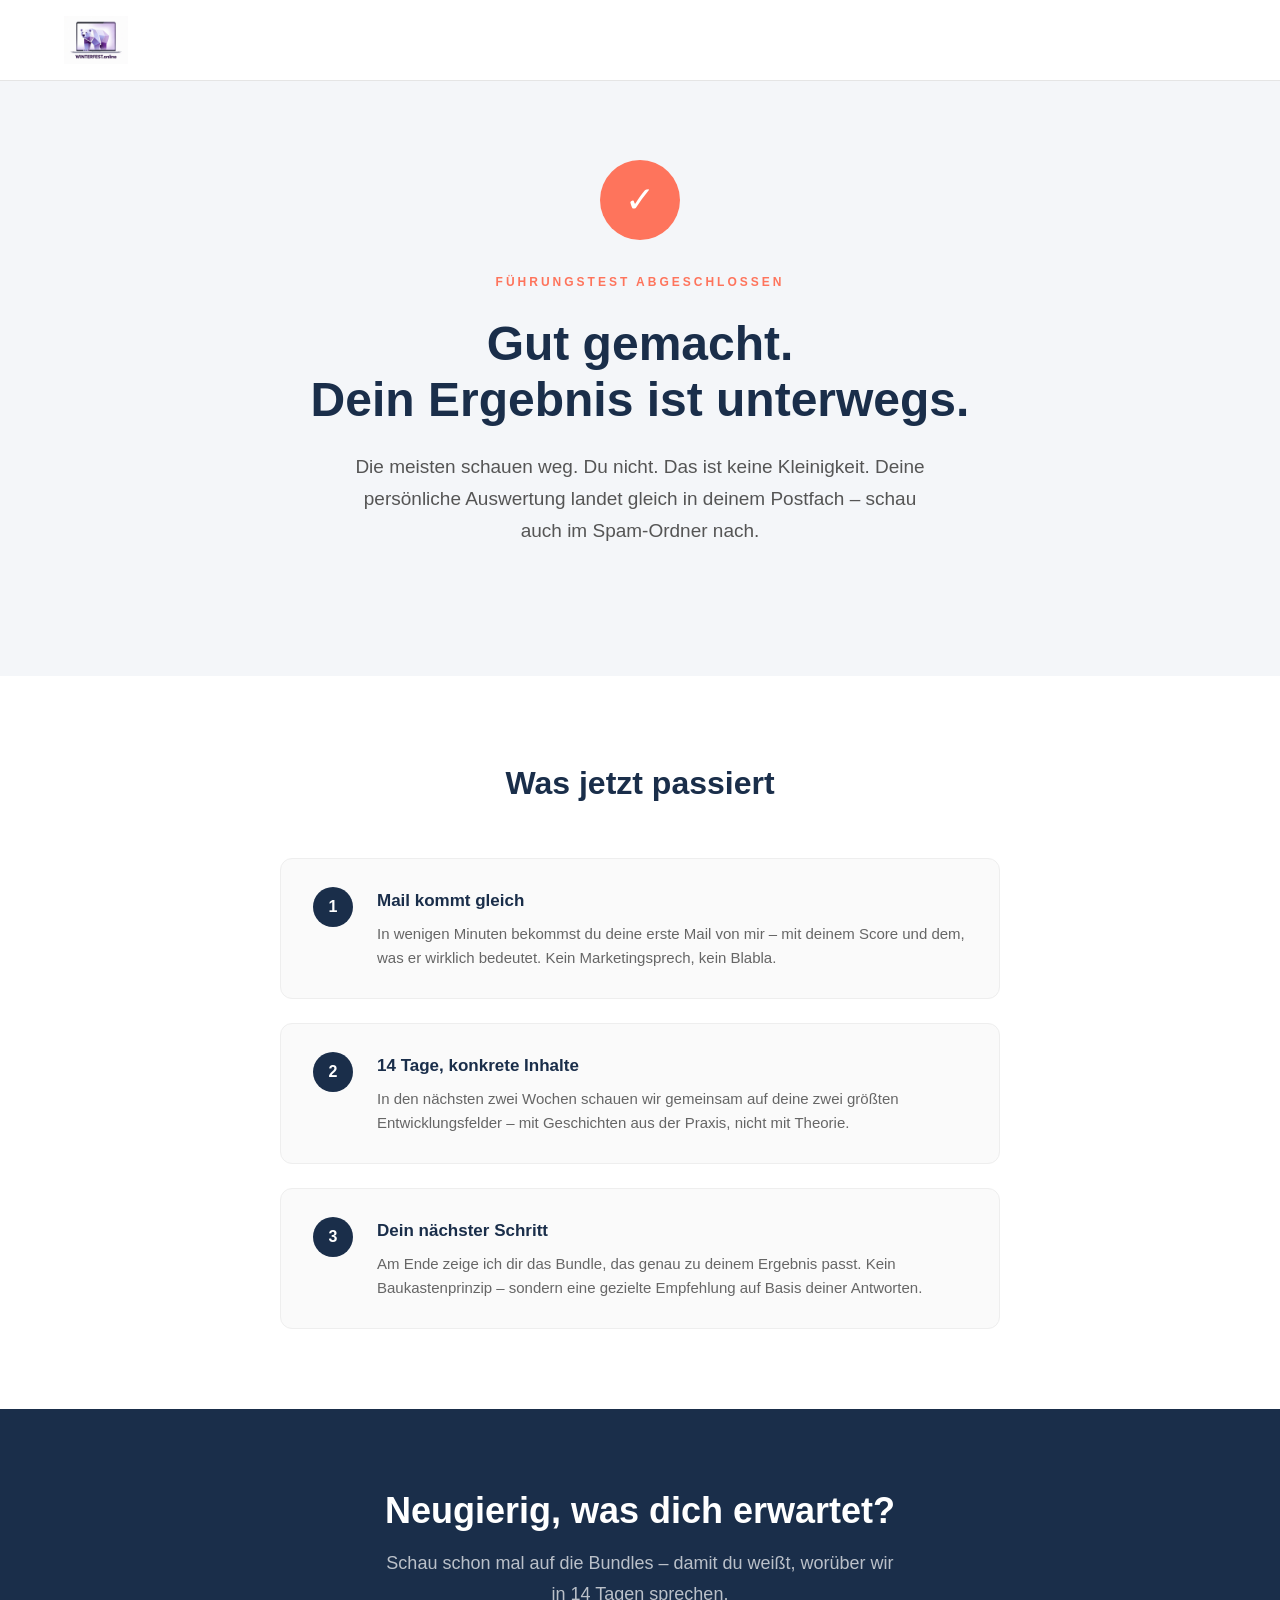
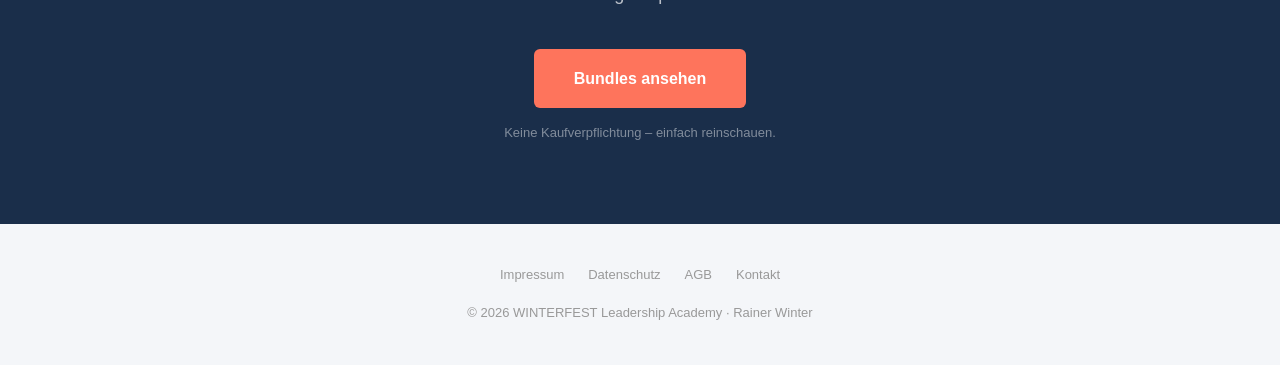
<file: danke.html>
<!DOCTYPE html>
<html lang="de">
<head>
<meta charset="UTF-8">
<meta name="viewport" content="width=device-width, initial-scale=1.0">
<title>Danke – WINTERFEST.online</title>
<style>
* { margin: 0; padding: 0; box-sizing: border-box; }
body {
  font-family: 'Inter', Arial, sans-serif;
  color: #1a2e4a;
  background: #ffffff;
  line-height: 1.7;
}

/* ========== NAV ========== */
nav {
  position: fixed;
  top: 0;
  width: 100%;
  background: rgba(255,255,255,0.95);
  backdrop-filter: blur(10px);
  z-index: 1000;
  padding: 16px 0;
  border-bottom: 1px solid #e5e5e5;
}
nav .nav-inner {
  max-width: 1200px;
  margin: 0 auto;
  padding: 0 24px;
  display: flex;
  justify-content: space-between;
  align-items: center;
}
nav .logo {
  font-size: 20px;
  font-weight: 800;
  letter-spacing: 2px;
  color: #1a2e4a;
  text-decoration: none;
}
nav .logo span { color: #fe745c; }

/* ========== HERO / DANKE ========== */
.danke-hero {
  padding: 160px 24px 80px;
  background: #f4f6f9;
  text-align: center;
}
.section-label {
  font-size: 12px;
  font-weight: 700;
  letter-spacing: 3px;
  text-transform: uppercase;
  color: #fe745c;
  margin-bottom: 24px;
}
.danke-hero h1 {
  font-size: 48px;
  font-weight: 800;
  line-height: 1.15;
  max-width: 700px;
  margin: 0 auto 24px;
}
.danke-hero p {
  font-size: 19px;
  color: #555;
  max-width: 580px;
  margin: 0 auto 48px;
  line-height: 1.7;
}
.check-icon {
  width: 80px;
  height: 80px;
  border-radius: 50%;
  background: #fe745c;
  display: flex;
  align-items: center;
  justify-content: center;
  margin: 0 auto 32px;
  font-size: 36px;
  color: #fff;
}

/* ========== WAS JETZT PASSIERT ========== */
.next-steps {
  padding: 80px 24px;
  background: #fff;
}
.next-steps-inner {
  max-width: 720px;
  margin: 0 auto;
  text-align: center;
}
.next-steps h2 {
  font-size: 32px;
  font-weight: 800;
  margin-bottom: 48px;
  color: #1a2e4a;
}
.steps-list {
  display: flex;
  flex-direction: column;
  gap: 24px;
  text-align: left;
}
.step-item {
  display: flex;
  gap: 24px;
  align-items: flex-start;
  background: #fafafa;
  border: 1px solid #eee;
  border-radius: 12px;
  padding: 28px 32px;
}
.step-number {
  width: 40px;
  height: 40px;
  border-radius: 50%;
  background: #1a2e4a;
  color: #fff;
  font-size: 16px;
  font-weight: 800;
  display: flex;
  align-items: center;
  justify-content: center;
  flex-shrink: 0;
}
.step-text h3 {
  font-size: 17px;
  font-weight: 700;
  margin-bottom: 6px;
  color: #1a2e4a;
}
.step-text p {
  font-size: 15px;
  color: #666;
  line-height: 1.6;
}

/* ========== CTA ========== */
.danke-cta {
  padding: 80px 24px;
  background: #1a2e4a;
  text-align: center;
  color: #fff;
}
.danke-cta h2 {
  font-size: 36px;
  font-weight: 800;
  margin-bottom: 16px;
  line-height: 1.2;
}
.danke-cta p {
  font-size: 18px;
  color: rgba(255,255,255,0.7);
  max-width: 520px;
  margin: 0 auto 40px;
  line-height: 1.7;
}
.btn-primary {
  display: inline-block;
  background: #fe745c;
  color: #fff;
  padding: 16px 40px;
  font-size: 16px;
  font-weight: 600;
  text-decoration: none;
  border-radius: 6px;
  transition: background 0.3s;
}
.btn-primary:hover { background: #e55d45; }
.btn-sub {
  display: block;
  margin-top: 14px;
  font-size: 13px;
  color: rgba(255,255,255,0.45);
}

/* ========== FOOTER ========== */
footer {
  background: #f4f6f9;
  padding: 40px 24px;
  text-align: center;
  font-size: 13px;
  color: #999;
}
.footer-links {
  display: flex;
  justify-content: center;
  gap: 24px;
  margin-bottom: 16px;
}
.footer-links a {
  color: #999;
  text-decoration: none;
  font-size: 13px;
}
.footer-links a:hover { color: #555; }

/* ========== RESPONSIVE ========== */
@media (max-width: 768px) {
  .danke-hero h1 { font-size: 32px; }
  .danke-hero p { font-size: 16px; }
  .danke-cta h2 { font-size: 28px; }
  .step-item { flex-direction: column; gap: 16px; padding: 24px; }
}
</style>
</head>
<body>

<!-- NAV -->
<nav>
  <div class="nav-inner">
    <a href="https://winterfest.online" class="logo"><img src="WINTERFEST-online-logo.gif" alt="WINTERFEST.online" style="height:48px;width:auto;display:block;"></a>
  </div>
</nav>

<!-- DANKE HERO -->
<section class="danke-hero">
  <div class="check-icon">✓</div>
  <div class="section-label">Führungstest abgeschlossen</div>
  <h1>Gut gemacht.<br>Dein Ergebnis ist unterwegs.</h1>
  <p>
    Die meisten schauen weg. Du nicht. Das ist keine Kleinigkeit.
    Deine persönliche Auswertung landet gleich in deinem Postfach –
    schau auch im Spam-Ordner nach.
  </p>
</section>

<!-- WAS JETZT PASSIERT -->
<section class="next-steps">
  <div class="next-steps-inner">
    <h2>Was jetzt passiert</h2>
    <div class="steps-list">

      <div class="step-item">
        <div class="step-number">1</div>
        <div class="step-text">
          <h3>Mail kommt gleich</h3>
          <p>In wenigen Minuten bekommst du deine erste Mail von mir – mit deinem Score und dem, was er wirklich bedeutet. Kein Marketingsprech, kein Blabla.</p>
        </div>
      </div>

      <div class="step-item">
        <div class="step-number">2</div>
        <div class="step-text">
          <h3>14 Tage, konkrete Inhalte</h3>
          <p>In den nächsten zwei Wochen schauen wir gemeinsam auf deine zwei größten Entwicklungsfelder – mit Geschichten aus der Praxis, nicht mit Theorie.</p>
        </div>
      </div>

      <div class="step-item">
        <div class="step-number">3</div>
        <div class="step-text">
          <h3>Dein nächster Schritt</h3>
          <p>Am Ende zeige ich dir das Bundle, das genau zu deinem Ergebnis passt. Kein Baukastenprinzip – sondern eine gezielte Empfehlung auf Basis deiner Antworten.</p>
        </div>
      </div>

    </div>
  </div>
</section>

<!-- CTA -->
<section class="danke-cta">
  <h2>Neugierig, was dich erwartet?</h2>
  <p>Schau schon mal auf die Bundles – damit du weißt, worüber wir in 14 Tagen sprechen.</p>
  <a href="https://winterfest.online/#bundles" class="btn-primary">Bundles ansehen</a>
  <span class="btn-sub">Keine Kaufverpflichtung – einfach reinschauen.</span>
</section>

<!-- FOOTER -->
<footer>
  <div class="footer-links">
    <a href="https://winterfest.online/impressum.html">Impressum</a>
    <a href="https://winterfest.online/Datenschutz.html">Datenschutz</a>
    <a href="https://winterfest.online/agb.html">AGB</a>
    <a href="mailto:office@winterfest.online">Kontakt</a>
  </div>
  <p>© 2026 WINTERFEST Leadership Academy · Rainer Winter</p>
</footer>

</body>
</html>
</file>
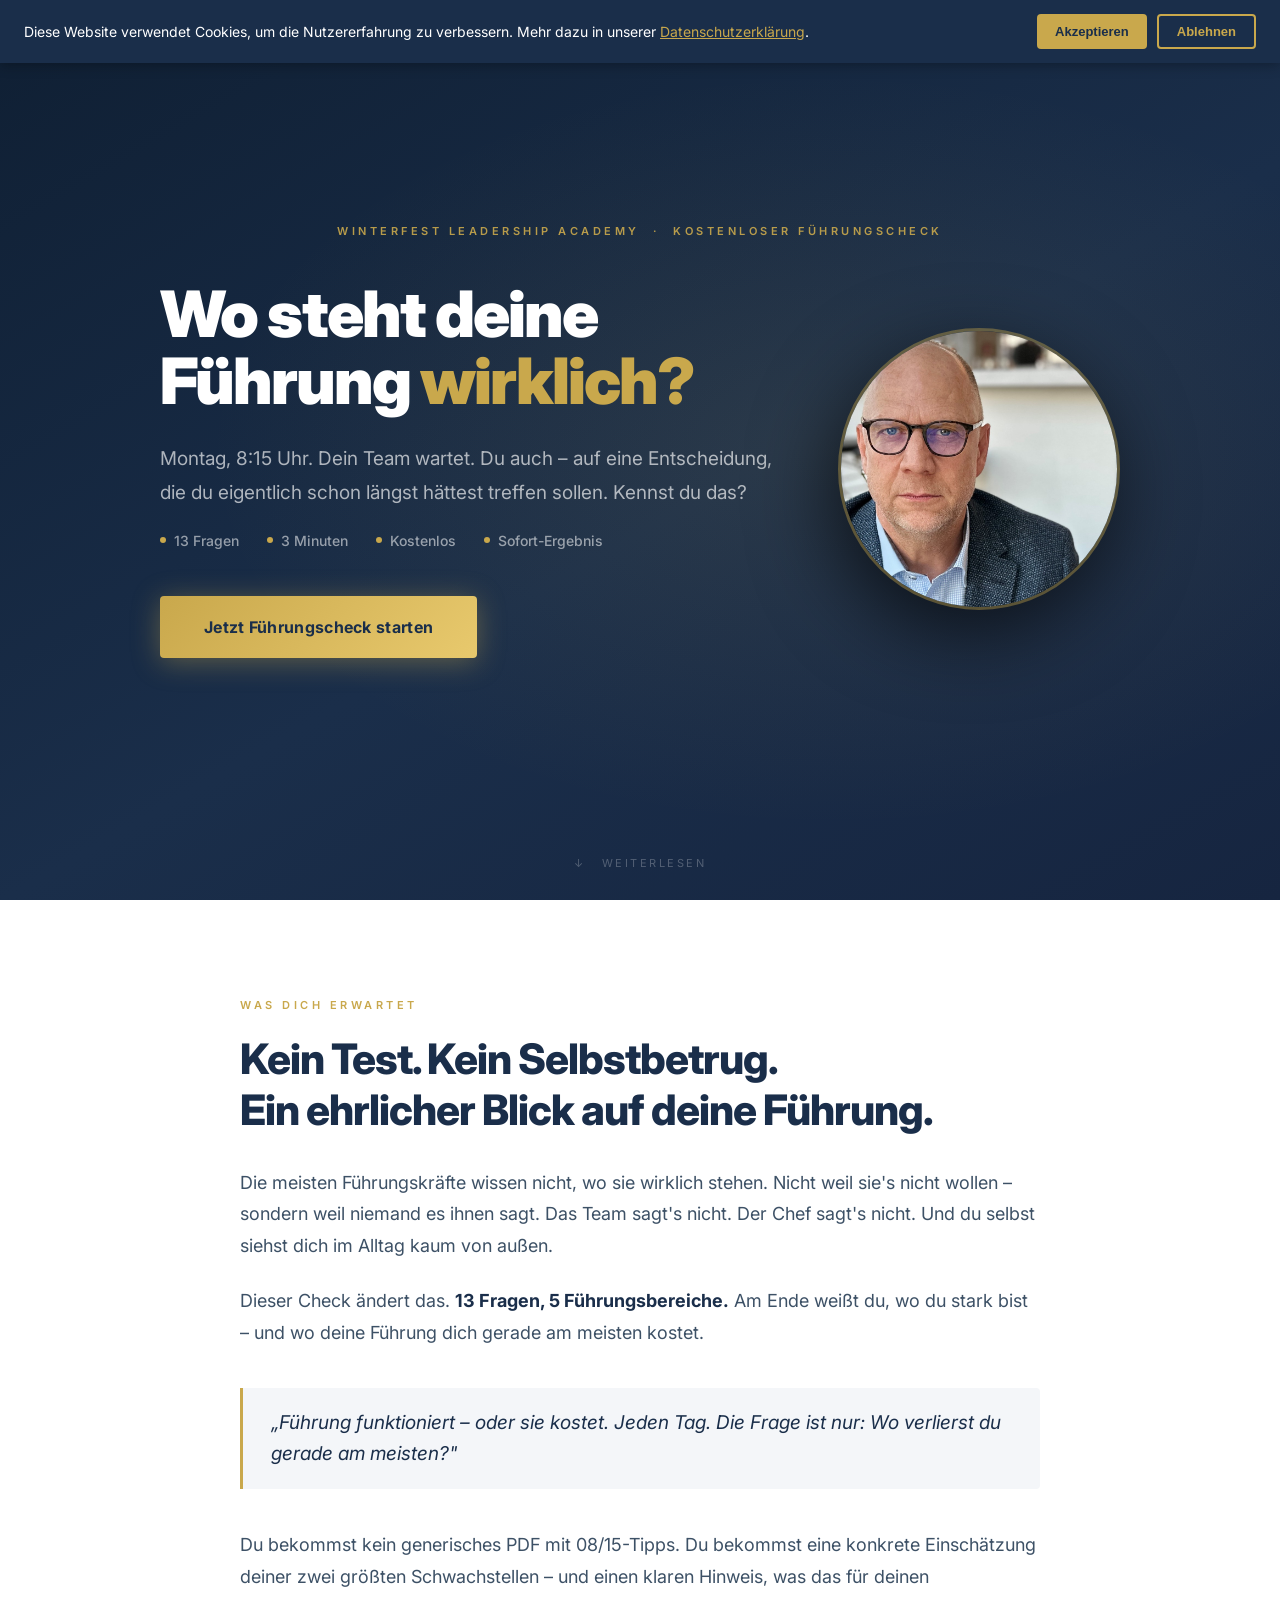
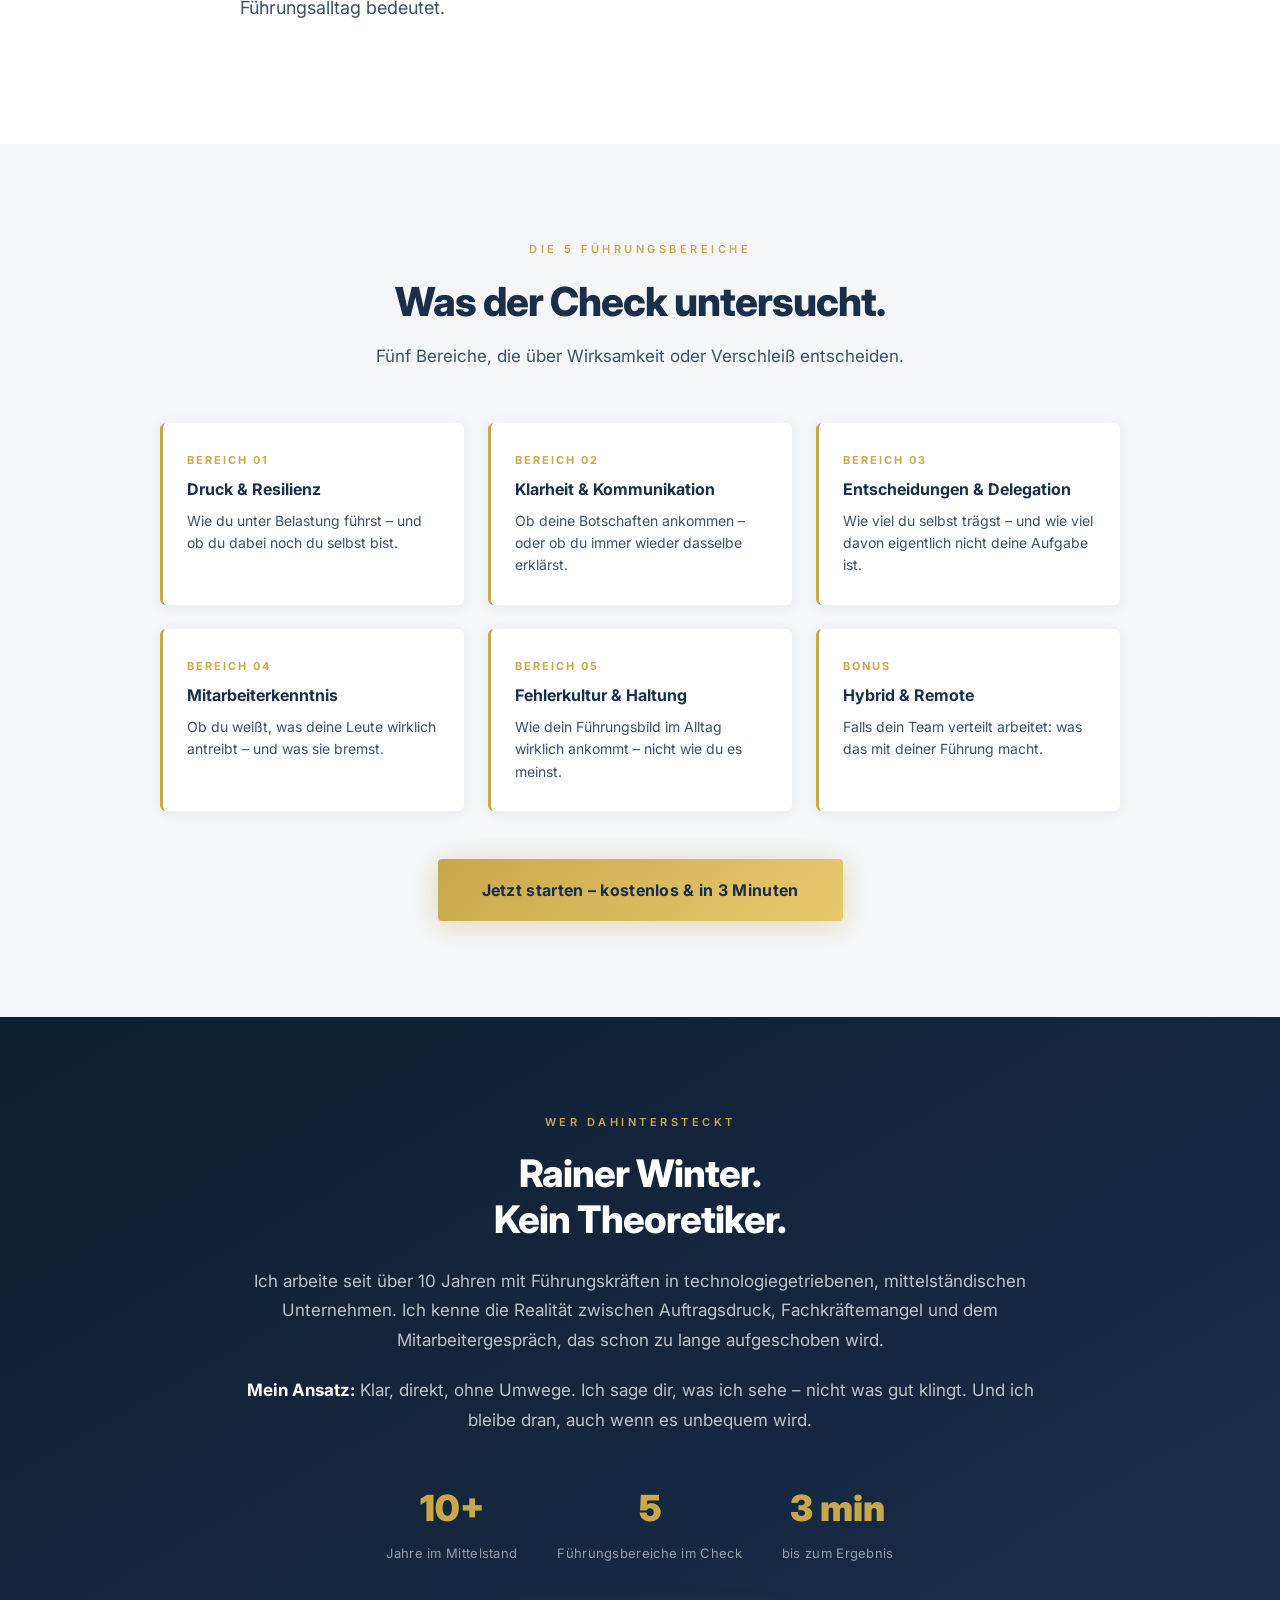
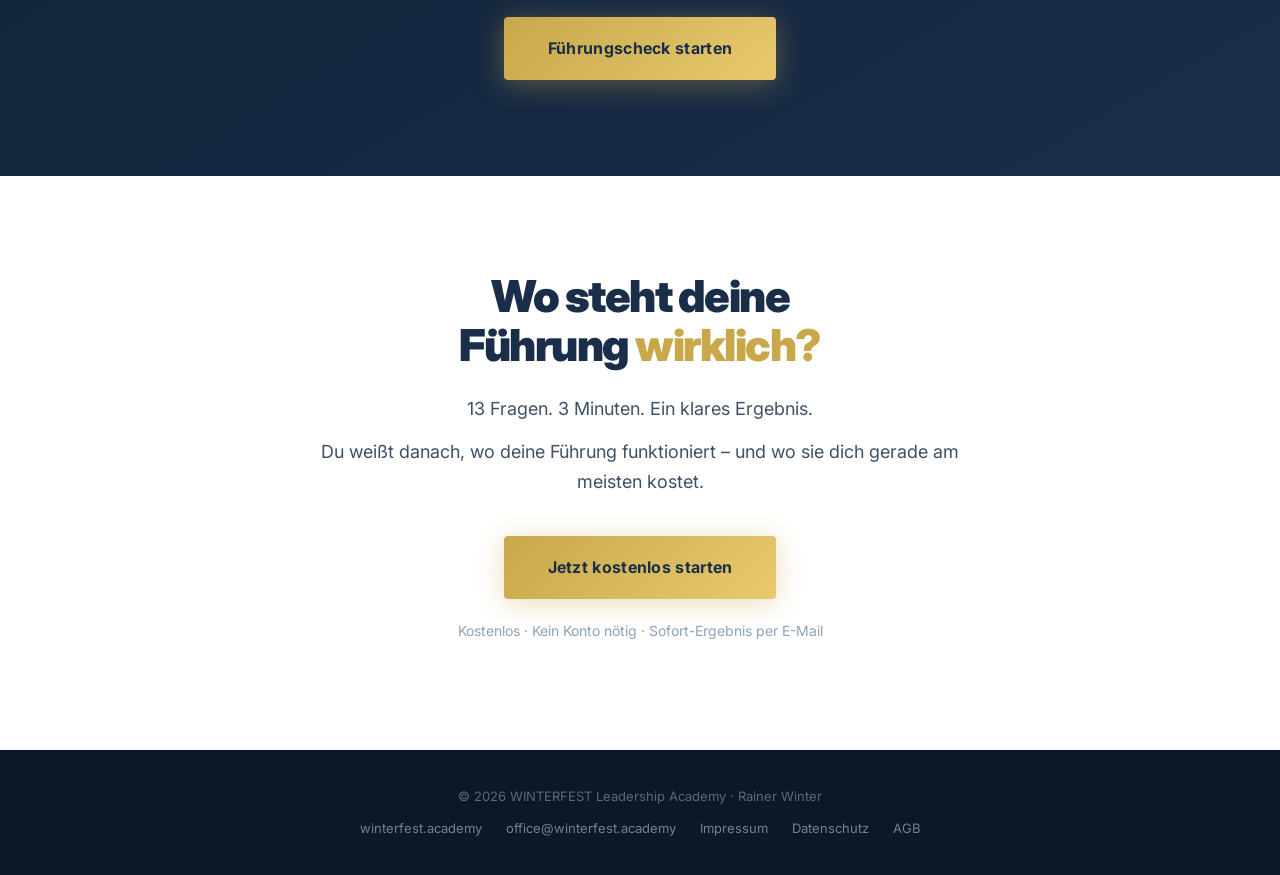
<file: quiz (1).html>
<!DOCTYPE html>
<html lang="de">
<head>
  <meta charset="UTF-8" />
  <meta name="viewport" content="width=device-width, initial-scale=1.0" />
  <title>Führungscheck – WINTERFEST Leadership Academy</title>
  <meta name="description" content="13 Fragen. 3 Minuten. Du weißt danach, wo deine Führung wirklich steht – und wo sie dich gerade am meisten kostet." />
  <link rel="canonical" href="https://winterfest.online/quiz" />
  <link href="https://fonts.googleapis.com/css2?family=Inter:ital,wght@0,300;0,400;0,500;0,600;0,700;0,800;0,900;1,400&display=swap" rel="stylesheet" />

  <style>
    :root {
      --blue: #1a2e4a;
      --accent: #c9a84c;
      --accent-light: #e8c96d;
      --gray-light: #f4f6f9;
      --text-body: #3d5166;
      --white: #ffffff;
    }
    *, *::before, *::after { margin: 0; padding: 0; box-sizing: border-box; }
    html { scroll-behavior: smooth; }
    body { font-family: 'Inter', sans-serif; color: var(--blue); background: var(--white); line-height: 1.65; overflow-x: hidden; }

    /* ═══════════════ COOKIE ═══════════════ */
    #cookie-banner {
      position: fixed; top: 0; left: 0; width: 100%;
      background: #1a2e4a; color: #fff;
      padding: 14px 24px;
      display: flex; align-items: center; justify-content: space-between; gap: 20px;
      z-index: 9999; font-size: 14px;
      box-shadow: 0 2px 12px rgba(0,0,0,0.3);
    }
    #cookie-banner a { color: #c9a84c; text-decoration: underline; }
    .cookie-btn { padding: 8px 18px; border: none; border-radius: 4px; cursor: pointer; font-weight: 600; font-size: 13px; }
    .cookie-accept { background: #c9a84c; color: #1a2e4a; }
    .cookie-decline { background: transparent; border: 2px solid #c9a84c; color: #c9a84c; }

    /* ═══════════════ HERO ═══════════════ */
    .hero {
      background: linear-gradient(150deg, #0f1f33 0%, #1a2e4a 55%, #162540 100%);
      min-height: 100vh;
      display: flex; flex-direction: column; align-items: center; justify-content: center;
      padding: 80px 40px 100px;
      position: relative; overflow: hidden;
    }
    .hero::before {
      content: '';
      position: absolute; inset: 0;
      background: radial-gradient(ellipse 70% 60% at 65% 50%, rgba(201,168,76,0.10) 0%, transparent 70%);
      pointer-events: none;
    }
    .hero-badge {
      font-size: 11px; font-weight: 600; letter-spacing: 3.5px;
      text-transform: uppercase; color: var(--accent);
      margin-bottom: 40px; opacity: .9;
      width: 100%; max-width: 900px; text-align: center;
      position: relative; z-index: 2;
    }
    .hero-inner {
      display: flex; align-items: center; justify-content: center;
      gap: 64px; max-width: 960px; width: 100%;
      position: relative; z-index: 2;
    }
    .hero-text { flex: 1 1 480px; text-align: left; }
    .hero h1 {
      font-size: clamp(36px, 5vw, 66px);
      font-weight: 900; color: var(--white);
      line-height: 1.05; margin-bottom: 28px;
      letter-spacing: -2px;
    }
    .hero h1 em { color: var(--accent); font-style: normal; }
    .hero-sub {
      font-size: clamp(16px, 1.8vw, 19px);
      color: rgba(255,255,255,0.65);
      margin-bottom: 20px;
      font-weight: 400; line-height: 1.75;
    }
    .hero-meta {
      display: flex; gap: 28px; flex-wrap: wrap;
      margin-bottom: 44px;
    }
    .hero-meta-item {
      display: flex; align-items: center; gap: 8px;
      font-size: 14px; color: rgba(255,255,255,0.55);
      font-weight: 500;
    }
    .hero-meta-item span.dot {
      width: 6px; height: 6px; border-radius: 50%;
      background: var(--accent); display: inline-block; flex-shrink: 0;
    }
    .btn {
      display: inline-block;
      background: linear-gradient(135deg, var(--accent) 0%, var(--accent-light) 100%);
      color: var(--blue); font-weight: 700; font-size: 16px;
      padding: 18px 44px; border-radius: 4px;
      text-decoration: none; letter-spacing: .3px;
      transition: transform .2s, box-shadow .2s;
      box-shadow: 0 4px 28px rgba(201,168,76,.40);
    }
    .btn:hover { transform: translateY(-2px); box-shadow: 0 8px 36px rgba(201,168,76,.55); }

    /* Foto */
    .hero-img-wrap { flex: 0 0 auto; display: flex; align-items: center; justify-content: center; }
    .hero-img {
      width: clamp(200px, 22vw, 300px);
      height: clamp(200px, 22vw, 300px);
      border-radius: 50%;
      object-fit: cover; object-position: center top;
      filter: drop-shadow(-8px 24px 40px rgba(0,0,0,0.65));
      border: 3px solid rgba(201,168,76,0.4);
    }
    .hero-scroll {
      position: absolute; bottom: 28px; left: 50%; transform: translateX(-50%);
      color: rgba(255,255,255,.25); font-size: 11px;
      letter-spacing: 2.5px; text-transform: uppercase; z-index: 2;
    }

    /* ═══════════════ WAS DER CHECK ZEIGT ═══════════════ */
    .was {
      background: var(--white);
      padding: 96px 24px;
    }
    .was-inner { max-width: 800px; margin: 0 auto; }
    .section-label {
      font-size: 11px; font-weight: 600; letter-spacing: 3.5px;
      text-transform: uppercase; color: var(--accent);
      margin-bottom: 20px; display: block;
    }
    .was h2 {
      font-size: clamp(28px, 4vw, 42px);
      font-weight: 800; line-height: 1.2;
      letter-spacing: -1px; margin-bottom: 32px;
    }
    .was p {
      font-size: 18px; color: var(--text-body);
      margin-bottom: 24px; line-height: 1.75;
    }
    .was p strong { color: var(--blue); font-weight: 700; }
    .was .quote {
      border-left: 3px solid var(--accent);
      padding: 20px 28px; margin: 40px 0;
      background: var(--gray-light); border-radius: 0 4px 4px 0;
      font-size: 19px; font-style: italic; color: var(--blue); line-height: 1.6;
    }

    /* ═══════════════ KATEGORIEN ═══════════════ */
    .kategorien {
      background: var(--gray-light);
      padding: 96px 24px;
    }
    .kategorien-inner { max-width: 960px; margin: 0 auto; text-align: center; }
    .kategorien h2 {
      font-size: clamp(26px, 3.5vw, 40px);
      font-weight: 800; line-height: 1.2;
      letter-spacing: -1px; margin-bottom: 16px;
    }
    .kategorien-sub {
      font-size: 17px; color: var(--text-body);
      max-width: 560px; margin: 0 auto 52px; line-height: 1.7;
    }
    .kat-grid {
      display: grid; grid-template-columns: repeat(3, 1fr);
      gap: 24px; text-align: left; margin-bottom: 48px;
    }
    .kat-card {
      background: var(--white); border-radius: 6px;
      padding: 28px 24px; border-left: 3px solid var(--accent);
      box-shadow: 0 2px 16px rgba(26,46,74,.06);
    }
    .kat-card .kat-num {
      font-size: 11px; font-weight: 700; letter-spacing: 2px;
      text-transform: uppercase; color: var(--accent);
      margin-bottom: 10px; display: block;
    }
    .kat-card h3 { font-size: 16px; font-weight: 700; margin-bottom: 10px; line-height: 1.3; }
    .kat-card p { font-size: 14px; color: var(--text-body); line-height: 1.6; }

    /* ═══════════════ RAINER ═══════════════ */
    .rainer {
      background: linear-gradient(150deg, #0f1f33 0%, var(--blue) 100%);
      padding: 96px 24px; color: var(--white);
    }
    .rainer-inner { max-width: 800px; margin: 0 auto; text-align: center; }
    .rainer h2 {
      font-size: clamp(26px, 3.5vw, 38px);
      font-weight: 800; line-height: 1.2;
      letter-spacing: -1px; margin-bottom: 24px;
    }
    .rainer p { font-size: 17px; color: rgba(255,255,255,.72); margin-bottom: 20px; line-height: 1.75; }
    .rainer p strong { color: var(--white); font-weight: 700; }
    .rainer-facts {
      display: flex; justify-content: center; gap: 40px;
      margin: 44px 0 52px; flex-wrap: wrap;
    }
    .rainer-fact .val { font-size: 36px; font-weight: 900; color: var(--accent); display: block; }
    .rainer-fact .desc { font-size: 13px; color: rgba(255,255,255,.55); letter-spacing: .3px; }

    /* ═══════════════ CTA ═══════════════ */
    .cta { background: var(--white); padding: 96px 24px; text-align: center; }
    .cta-inner { max-width: 660px; margin: 0 auto; }
    .cta h2 {
      font-size: clamp(26px, 4vw, 44px);
      font-weight: 900; line-height: 1.12;
      letter-spacing: -1.5px; margin-bottom: 24px;
    }
    .cta h2 em { color: var(--accent); font-style: normal; }
    .cta p { font-size: 18px; color: var(--text-body); margin-bottom: 12px; line-height: 1.7; }
    .cta .fine { font-size: 14px; color: #8fa3b8; margin-top: 20px; }

    /* ═══════════════ FOOTER ═══════════════ */
    footer {
      background: #0a1828; padding: 36px 24px;
      text-align: center; color: rgba(255,255,255,.35); font-size: 13px;
    }
    footer a { color: rgba(255,255,255,.45); text-decoration: none; }
    footer a:hover { color: var(--accent); }
    footer .footer-links {
      margin-top: 10px; display: flex; gap: 24px;
      justify-content: center; flex-wrap: wrap;
    }

    /* ═══════════════ RESPONSIVE ═══════════════ */
    @media (max-width: 900px) {
      .hero-inner { flex-direction: column-reverse; text-align: center; gap: 40px; }
      .hero-text { text-align: center; flex: none; }
      .hero-meta { justify-content: center; }
      .hero-img { width: clamp(160px, 50vw, 240px); height: clamp(160px, 50vw, 240px); }
    }
    @media (max-width: 768px) {
      .kat-grid { grid-template-columns: 1fr; }
      footer .footer-links { flex-direction: column; gap: 10px; }
    }
  </style>
</head>
<body>

<!-- Cookie Banner -->
<div id="cookie-banner">
  <span>Diese Website verwendet Cookies, um die Nutzererfahrung zu verbessern. Mehr dazu in unserer <a href="Datenschutz.html">Datenschutzerklärung</a>.</span>
  <div style="display:flex;gap:10px;flex-shrink:0;">
    <button class="cookie-btn cookie-accept" onclick="acceptCookies()">Akzeptieren</button>
    <button class="cookie-btn cookie-decline" onclick="declineCookies()">Ablehnen</button>
  </div>
</div>

<!-- HERO -->
<section class="hero">
  <p class="hero-badge">WINTERFEST Leadership Academy &nbsp;·&nbsp; Kostenloser Führungscheck</p>
  <div class="hero-inner">
    <div class="hero-text">
      <h1>Wo steht deine<br>Führung <em>wirklich?</em></h1>
      <p class="hero-sub">
        Montag, 8:15 Uhr. Dein Team wartet. Du auch – auf eine Entscheidung,
        die du eigentlich schon längst hättest treffen sollen.
        Kennst du das?
      </p>
      <div class="hero-meta">
        <span class="hero-meta-item"><span class="dot"></span>13 Fragen</span>
        <span class="hero-meta-item"><span class="dot"></span>3 Minuten</span>
        <span class="hero-meta-item"><span class="dot"></span>Kostenlos</span>
        <span class="hero-meta-item"><span class="dot"></span>Sofort-Ergebnis</span>
      </div>
      <a class="btn" href="https://form.typeform.com/to/ZV1EBA5g" target="_blank" rel="noopener">
        Jetzt Führungscheck starten
      </a>
    </div>
    <div class="hero-img-wrap">
      <img class="hero-img" src="IMG_4909_Portrait.jpeg" alt="Rainer Winter – WINTERFEST Leadership Academy" />
    </div>
  </div>
  <span class="hero-scroll">↓ &nbsp; Weiterlesen</span>
</section>

<!-- WAS DER CHECK ZEIGT -->
<section class="was">
  <div class="was-inner">
    <span class="section-label">Was dich erwartet</span>
    <h2>Kein Test. Kein Selbstbetrug.<br>Ein ehrlicher Blick auf deine Führung.</h2>
    <p>
      Die meisten Führungskräfte wissen nicht, wo sie wirklich stehen. Nicht weil
      sie's nicht wollen – sondern weil niemand es ihnen sagt. Das Team sagt's nicht.
      Der Chef sagt's nicht. Und du selbst siehst dich im Alltag kaum von außen.
    </p>
    <p>
      Dieser Check ändert das. <strong>13 Fragen, 5 Führungsbereiche.</strong>
      Am Ende weißt du, wo du stark bist – und wo deine Führung dich gerade am
      meisten kostet.
    </p>
    <div class="quote">
      „Führung funktioniert – oder sie kostet. Jeden Tag. Die Frage ist nur:
      Wo verlierst du gerade am meisten?"
    </div>
    <p>
      Du bekommst kein generisches PDF mit 08/15-Tipps. Du bekommst eine konkrete
      Einschätzung deiner zwei größten Schwachstellen – und einen klaren Hinweis,
      was das für deinen Führungsalltag bedeutet.
    </p>
  </div>
</section>

<!-- KATEGORIEN -->
<section class="kategorien">
  <div class="kategorien-inner">
    <span class="section-label">Die 5 Führungsbereiche</span>
    <h2>Was der Check untersucht.</h2>
    <p class="kategorien-sub">Fünf Bereiche, die über Wirksamkeit oder Verschleiß entscheiden.</p>
    <div class="kat-grid">
      <div class="kat-card">
        <span class="kat-num">Bereich 01</span>
        <h3>Druck &amp; Resilienz</h3>
        <p>Wie du unter Belastung führst – und ob du dabei noch du selbst bist.</p>
      </div>
      <div class="kat-card">
        <span class="kat-num">Bereich 02</span>
        <h3>Klarheit &amp; Kommunikation</h3>
        <p>Ob deine Botschaften ankommen – oder ob du immer wieder dasselbe erklärst.</p>
      </div>
      <div class="kat-card">
        <span class="kat-num">Bereich 03</span>
        <h3>Entscheidungen &amp; Delegation</h3>
        <p>Wie viel du selbst trägst – und wie viel davon eigentlich nicht deine Aufgabe ist.</p>
      </div>
      <div class="kat-card">
        <span class="kat-num">Bereich 04</span>
        <h3>Mitarbeiterkenntnis</h3>
        <p>Ob du weißt, was deine Leute wirklich antreibt – und was sie bremst.</p>
      </div>
      <div class="kat-card">
        <span class="kat-num">Bereich 05</span>
        <h3>Fehlerkultur &amp; Haltung</h3>
        <p>Wie dein Führungsbild im Alltag wirklich ankommt – nicht wie du es meinst.</p>
      </div>
      <div class="kat-card">
        <span class="kat-num">Bonus</span>
        <h3>Hybrid &amp; Remote</h3>
        <p>Falls dein Team verteilt arbeitet: was das mit deiner Führung macht.</p>
      </div>
    </div>
    <a class="btn" href="https://form.typeform.com/to/ZV1EBA5g" target="_blank" rel="noopener">
      Jetzt starten – kostenlos &amp; in 3 Minuten
    </a>
  </div>
</section>

<!-- RAINER -->
<section class="rainer">
  <div class="rainer-inner">
    <span class="section-label" style="color:var(--accent);">Wer dahintersteckt</span>
    <h2>Rainer Winter.<br>Kein Theoretiker.</h2>
    <p>
      Ich arbeite seit über 10 Jahren mit Führungskräften in technologiegetriebenen,
      mittelständischen Unternehmen. Ich kenne die Realität zwischen Auftragsdruck,
      Fachkräftemangel und dem Mitarbeitergespräch, das schon zu lange aufgeschoben wird.
    </p>
    <p>
      <strong>Mein Ansatz:</strong> Klar, direkt, ohne Umwege. Ich sage dir, was ich sehe –
      nicht was gut klingt. Und ich bleibe dran, auch wenn es unbequem wird.
    </p>
    <div class="rainer-facts">
      <div class="rainer-fact"><span class="val">10+</span><span class="desc">Jahre im Mittelstand</span></div>
      <div class="rainer-fact"><span class="val">5</span><span class="desc">Führungsbereiche im Check</span></div>
      <div class="rainer-fact"><span class="val">3 min</span><span class="desc">bis zum Ergebnis</span></div>
    </div>
    <a class="btn" href="https://form.typeform.com/to/ZV1EBA5g" target="_blank" rel="noopener">
      Führungscheck starten
    </a>
  </div>
</section>

<!-- CTA -->
<section class="cta">
  <div class="cta-inner">
    <h2>Wo steht deine<br>Führung <em>wirklich?</em></h2>
    <p>13 Fragen. 3 Minuten. Ein klares Ergebnis.</p>
    <p>Du weißt danach, wo deine Führung funktioniert – und wo sie dich gerade am meisten kostet.</p>
    <br />
    <a class="btn" href="https://form.typeform.com/to/ZV1EBA5g" target="_blank" rel="noopener">
      Jetzt kostenlos starten
    </a>
    <p class="fine">Kostenlos · Kein Konto nötig · Sofort-Ergebnis per E-Mail</p>
  </div>
</section>

<!-- FOOTER -->
<footer>
  <span>© 2026 WINTERFEST Leadership Academy · Rainer Winter</span>
  <div class="footer-links">
    <a href="https://www.winterfest.academy">winterfest.academy</a>
    <a href="mailto:office@winterfest.academy">office@winterfest.academy</a>
    <a href="impressum.html">Impressum</a>
    <a href="Datenschutz.html">Datenschutz</a>
    <a href="agb.html">AGB</a>
  </div>
</footer>

<script>
  (function() {
    if (localStorage.getItem('cookieConsent')) {
      document.getElementById('cookie-banner').style.display = 'none';
    }
  })();
  function acceptCookies() {
    localStorage.setItem('cookieConsent', 'accepted');
    document.getElementById('cookie-banner').style.display = 'none';
  }
  function declineCookies() {
    localStorage.setItem('cookieConsent', 'declined');
    document.getElementById('cookie-banner').style.display = 'none';
  }
</script>

</body>
</html>
</file>
